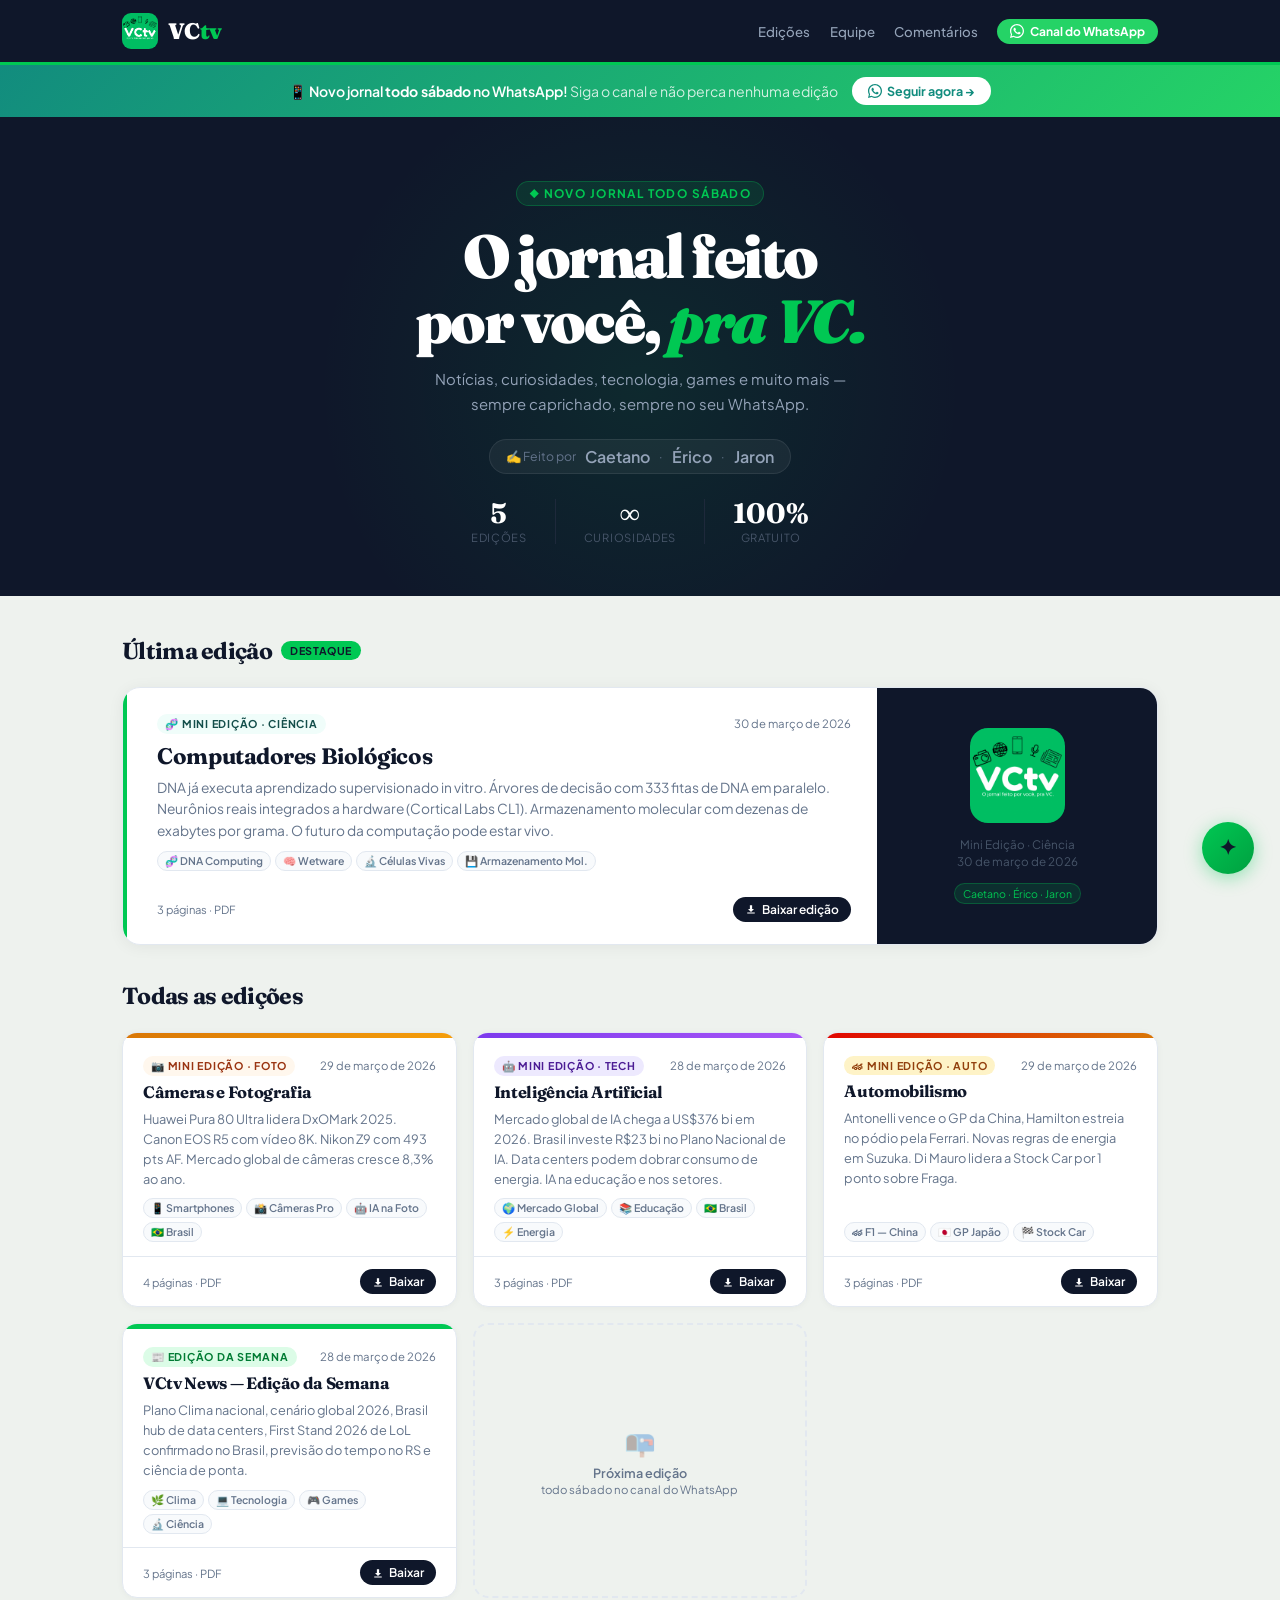
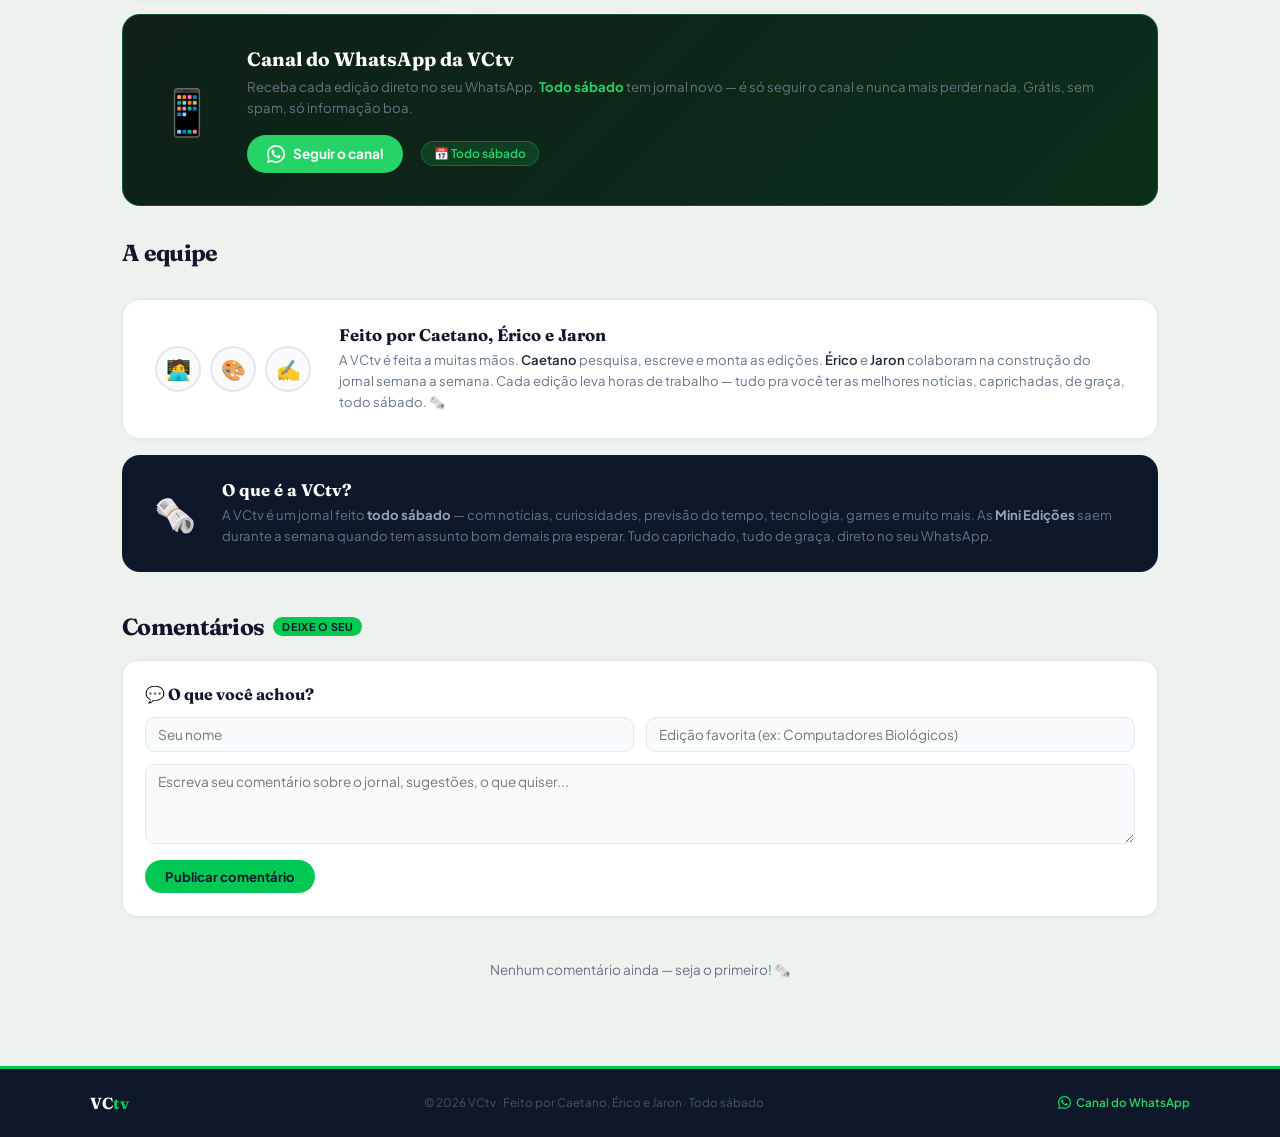
<file: index (2).html>
<!DOCTYPE html>
<html lang="pt-BR">
<head>
  <meta charset="UTF-8" />
  <meta name="viewport" content="width=device-width, initial-scale=1.0" />
  <title>VCtv — O jornal feito por você, pra VC.</title>
  <link rel="preconnect" href="https://fonts.googleapis.com" />
  <link rel="preconnect" href="https://fonts.gstatic.com" crossorigin />
  <link href="https://fonts.googleapis.com/css2?family=Fraunces:ital,opsz,wght@0,9..144,700;0,9..144,900;1,9..144,400&family=Plus+Jakarta+Sans:wght@400;500;600;700&display=swap" rel="stylesheet" />

  <style>
    *, *::before, *::after { box-sizing: border-box; margin: 0; padding: 0; }

    :root {
      --green:   #00C853;
      --dgreen:  #007B33;
      --navy:    #0F172A;
      --slate:   #1E293B;
      --muted:   #64748B;
      --line:    #E2E8F0;
      --card:    #F8FAFC;
      --white:   #FFFFFF;
      --red:     #DC2626;
      --amber:   #D97706;
      --violet:  #7C3AED;
      --teal:    #0D9488;
      --blue:    #3B82F6;
      --wa:      #25D366;
      --bg:      #EEF2EE;
    }

    html { scroll-behavior: smooth; }
    body { font-family: 'Plus Jakarta Sans', sans-serif; background: var(--bg); color: var(--slate); min-height: 100vh; }

    /* ─── HEADER ─────────────────────────────── */
    header { background: var(--navy); position: sticky; top: 0; z-index: 100; border-bottom: 3px solid var(--green); }
    .header-inner { max-width: 1100px; margin: 0 auto; padding: 0 2rem; height: 62px; display: flex; align-items: center; justify-content: space-between; }
    .logo-wrap { display: flex; align-items: center; gap: 10px; text-decoration: none; }
    .logo-wrap img { width: 36px; height: 36px; border-radius: 9px; display: block; }
    .logo-text { font-family: 'Fraunces', serif; font-weight: 900; font-size: 1.4rem; color: var(--white); letter-spacing: -0.03em; }
    .logo-text span { color: var(--green); }
    nav { display: flex; gap: 1.2rem; align-items: center; }
    nav a { color: #94A3B8; text-decoration: none; font-size: .83rem; font-weight: 500; transition: color .2s; }
    nav a:hover { color: var(--white); }
    .nav-wa { display: flex; align-items: center; gap: 6px; background: var(--wa); color: var(--white); font-size: .75rem; font-weight: 700; padding: 5px 13px; border-radius: 20px; text-decoration: none; transition: opacity .2s; white-space: nowrap; }
    .nav-wa:hover { opacity: .85; color: var(--white); }
    .nav-wa svg { width: 14px; height: 14px; fill: var(--white); flex-shrink: 0; }

    /* ─── WA BANNER ──────────────────────────── */
    .wa-banner {
      background: linear-gradient(135deg, #128C7E, var(--wa));
      padding: .75rem 2rem; text-align: center;
      display: flex; align-items: center; justify-content: center; gap: 14px; flex-wrap: wrap;
    }
    .wa-banner-text { color: var(--white); font-size: .88rem; font-weight: 600; }
    .wa-banner-text span { opacity: .8; font-weight: 400; }
    .wa-banner-btn {
      background: var(--white); color: #128C7E; font-size: .78rem; font-weight: 700;
      padding: 6px 16px; border-radius: 20px; text-decoration: none; transition: transform .15s;
      display: inline-flex; align-items: center; gap: 5px;
    }
    .wa-banner-btn:hover { transform: scale(1.04); }
    .wa-banner-btn svg { width: 14px; height: 14px; fill: #128C7E; }

    /* ─── HERO ───────────────────────────────── */
    .hero { background: var(--navy); padding: 4rem 2rem 3.2rem; text-align: center; position: relative; overflow: hidden; }
    .hero::before { content: ''; position: absolute; top: -80px; left: 50%; transform: translateX(-50%); width: 700px; height: 700px; background: radial-gradient(circle, rgba(0,200,83,.10) 0%, transparent 65%); pointer-events: none; }
    .hero-eyebrow { display: inline-block; background: rgba(0,200,83,.13); color: var(--green); font-size: .74rem; font-weight: 700; letter-spacing: .12em; text-transform: uppercase; padding: 4px 12px; border-radius: 20px; margin-bottom: 1.1rem; border: 1px solid rgba(0,200,83,.28); animation: fadeUp .5s ease both; }
    .hero h1 { font-family: 'Fraunces', serif; font-weight: 900; font-size: clamp(2.3rem, 5vw, 3.8rem); color: var(--white); line-height: 1.07; letter-spacing: -0.04em; margin-bottom: .85rem; animation: fadeUp .5s .08s ease both; }
    .hero h1 em { font-style: italic; color: var(--green); }
    .hero-sub { color: #94A3B8; font-size: .93rem; max-width: 420px; margin: 0 auto 1.4rem; line-height: 1.65; animation: fadeUp .5s .15s ease both; }
    .hero-team { display: inline-flex; align-items: center; gap: 9px; background: rgba(255,255,255,.05); border: 1px solid rgba(255,255,255,.08); border-radius: 30px; padding: 6px 16px; margin-bottom: 1.6rem; animation: fadeUp .5s .2s ease both; }
    .hero-team span { font-size: .77rem; color: #64748B; }
    .hero-team b { color: #94A3B8; font-weight: 600; }
    .hero-stats { display: flex; gap: 1.75rem; justify-content: center; flex-wrap: wrap; animation: fadeUp .5s .25s ease both; }
    .stat { text-align: center; }
    .stat-val { font-family: 'Fraunces', serif; font-weight: 700; font-size: 1.75rem; color: var(--white); line-height: 1; }
    .stat-lbl { font-size: .7rem; color: #475569; margin-top: 3px; text-transform: uppercase; letter-spacing: .06em; }
    .stat-sep { width: 1px; background: #1E293B; align-self: stretch; }

    /* ─── MAIN ───────────────────────────────── */
    main { max-width: 1100px; margin: 0 auto; padding: 2.5rem 2rem 4rem; }

    .section-label { display: flex; align-items: center; gap: 9px; margin-bottom: 1.4rem; }
    .section-label h2 { font-family: 'Fraunces', serif; font-size: 1.45rem; font-weight: 700; color: var(--navy); letter-spacing: -.03em; }
    .pill { background: var(--green); color: var(--navy); font-size: .67rem; font-weight: 700; padding: 3px 9px; border-radius: 20px; text-transform: uppercase; letter-spacing: .06em; }

    /* ─── FEATURED ───────────────────────────── */
    .featured {
      background: var(--white); border-radius: 18px; overflow: hidden;
      box-shadow: 0 2px 16px rgba(0,0,0,.06); margin-bottom: 1.1rem;
      display: grid; grid-template-columns: 1fr 280px; min-height: 230px;
      transition: transform .25s, box-shadow .25s; border: 1px solid var(--line);
      animation: fadeUp .5s .1s ease both;
    }
    .featured:hover { transform: translateY(-3px); box-shadow: 0 8px 28px rgba(0,0,0,.10); }
    .featured-body { padding: 1.6rem 1.6rem 1.4rem 1.9rem; display: flex; flex-direction: column; justify-content: space-between; border-left: 4px solid var(--green); }
    .featured-panel { background: var(--navy); display: flex; flex-direction: column; align-items: center; justify-content: center; padding: 1.6rem; gap: .8rem; }
    .fp-sub { font-size: .73rem; color: #475569; text-align: center; max-width: 170px; line-height: 1.5; }

    /* ─── GRID ───────────────────────────────── */
    .editions-grid { display: grid; grid-template-columns: repeat(auto-fill, minmax(280px, 1fr)); gap: 1rem; }

    /* ─── CARD ───────────────────────────────── */
    .edition-card { background: var(--white); border-radius: 15px; border: 1px solid var(--line); overflow: hidden; transition: transform .25s, box-shadow .25s; display: flex; flex-direction: column; box-shadow: 0 1px 7px rgba(0,0,0,.04); }
    .edition-card:hover { transform: translateY(-4px); box-shadow: 0 8px 24px rgba(0,0,0,.10); }
    .card-accent { height: 5px; width: 100%; }
    .card-body { padding: 1.1rem 1.25rem .85rem; flex: 1; display: flex; flex-direction: column; gap: .42rem; }
    .card-top { display: flex; align-items: center; justify-content: space-between; }
    .card-badge { font-size: .67rem; font-weight: 700; letter-spacing: .07em; text-transform: uppercase; padding: 3px 8px; border-radius: 20px; }
    .badge-weekly { background: #DCFCE7; color: var(--dgreen); }
    .badge-auto   { background: #FEF3C7; color: #92400E; }
    .badge-tech   { background: #EDE9FE; color: #4C1D95; }
    .badge-sci    { background: #F0FDFA; color: #134E4A; }
    .badge-foto   { background: #FFF7ED; color: #9A3412; }
    .card-date { font-size: .71rem; color: var(--muted); }
    .card-title { font-family: 'Fraunces', serif; font-weight: 700; font-size: 1.03rem; color: var(--navy); letter-spacing: -.02em; line-height: 1.3; }
    .card-desc { font-size: .8rem; color: var(--muted); line-height: 1.55; flex: 1; }
    .card-topics { display: flex; flex-wrap: wrap; gap: 4px; margin-top: 2px; }
    .topic-tag { font-size: .66rem; font-weight: 600; padding: 2px 7px; border-radius: 20px; background: var(--card); color: var(--muted); border: 1px solid var(--line); }
    .card-footer { padding: .75rem 1.25rem; border-top: 1px solid var(--line); display: flex; align-items: center; justify-content: space-between; }
    .card-pages { font-size: .7rem; color: var(--muted); }
    .btn-ver { display: inline-flex; align-items: center; gap: 5px; background: var(--navy); color: var(--white); font-size: .75rem; font-weight: 600; padding: 5px 12px; border-radius: 20px; text-decoration: none; border: none; cursor: pointer; transition: background .2s, transform .15s; }
    .btn-ver:hover { background: var(--green); color: var(--navy); transform: scale(1.04); }
    .btn-ver svg { width: 12px; height: 12px; }
    .featured .card-title { font-size: 1.4rem; margin: .3rem 0; }
    .featured .card-desc  { font-size: .86rem; }

    .card-soon { background: transparent; border: 2px dashed var(--line); border-radius: 15px; min-height: 180px; display: flex; flex-direction: column; align-items: center; justify-content: center; gap: 7px; color: var(--muted); padding: 1.5rem; }
    .card-soon-icon { font-size: 1.6rem; opacity: .35; }
    .card-soon-text { font-size: .79rem; font-weight: 600; text-align: center; }

    /* ─── TEAM STRIP ─────────────────────────── */
    .team-strip { background: var(--white); border-radius: 18px; border: 1px solid var(--line); padding: 1.6rem 2rem; margin-top: 2rem; display: flex; align-items: center; gap: 1.75rem; box-shadow: 0 1px 7px rgba(0,0,0,.04); }
    .team-avatars { display: flex; gap: 9px; flex-shrink: 0; }
    .avatar { width: 46px; height: 46px; border-radius: 50%; display: flex; align-items: center; justify-content: center; font-size: 1.25rem; background: var(--card); border: 2px solid var(--line); }
    .team-text h3 { font-family: 'Fraunces', serif; font-size: 1.05rem; font-weight: 700; color: var(--navy); margin-bottom: 4px; }
    .team-text p { font-size: .82rem; color: var(--muted); line-height: 1.6; }
    .team-text b { color: var(--slate); font-weight: 600; }

    /* ─── ABOUT STRIP ────────────────────────── */
    .about-strip { background: var(--navy); border-radius: 18px; padding: 1.6rem 2rem; margin-top: 1rem; display: flex; align-items: center; gap: 1.6rem; }
    .about-icon { font-size: 2.1rem; flex-shrink: 0; }
    .about-text h3 { font-family: 'Fraunces', serif; font-size: 1.05rem; font-weight: 700; color: var(--white); margin-bottom: 4px; }
    .about-text p { font-size: .82rem; color: #64748B; line-height: 1.6; }
    .about-text b { color: #94A3B8; }

    /* ─── WA SECTION ─────────────────────────── */
    .wa-section {
      background: linear-gradient(135deg, #0F2017, #0A2E1A);
      border-radius: 18px; padding: 2rem 2.25rem; margin-top: 1rem;
      display: flex; align-items: center; gap: 2rem;
      border: 1px solid rgba(37,211,102,.25);
    }
    .wa-icon { font-size: 2.8rem; flex-shrink: 0; }
    .wa-text h3 { font-family: 'Fraunces', serif; font-size: 1.2rem; font-weight: 700; color: var(--white); margin-bottom: 5px; }
    .wa-text p { font-size: .83rem; color: #6B7280; line-height: 1.6; margin-bottom: 1rem; }
    .wa-text p b { color: var(--wa); }
    .btn-wa { display: inline-flex; align-items: center; gap: 8px; background: var(--wa); color: var(--white); font-size: .85rem; font-weight: 700; padding: 10px 20px; border-radius: 25px; text-decoration: none; transition: transform .15s, opacity .2s; }
    .btn-wa:hover { transform: scale(1.04); opacity: .92; }
    .btn-wa svg { width: 18px; height: 18px; fill: var(--white); }
    .wa-schedule { display: inline-flex; align-items: center; gap: 6px; background: rgba(37,211,102,.15); border: 1px solid rgba(37,211,102,.3); border-radius: 20px; padding: 4px 12px; font-size: .75rem; color: var(--wa); font-weight: 600; margin-left: 10px; }

    /* ─── COMMENTS ───────────────────────────── */
    .comments-section { margin-top: 2.5rem; }
    .comments-section .section-label { margin-bottom: 1.2rem; }
    .comment-form { background: var(--white); border-radius: 15px; border: 1px solid var(--line); padding: 1.4rem; margin-bottom: 1.25rem; box-shadow: 0 1px 7px rgba(0,0,0,.04); }
    .comment-form h4 { font-family: 'Fraunces', serif; font-size: 1rem; font-weight: 700; color: var(--navy); margin-bottom: .85rem; }
    .form-row { display: flex; gap: .75rem; margin-bottom: .75rem; }
    .form-row input, .comment-form textarea {
      width: 100%; border: 1.5px solid var(--line); border-radius: 10px;
      padding: .5rem .75rem; font-size: .85rem; font-family: inherit;
      outline: none; background: var(--card); transition: border-color .2s; color: var(--slate);
    }
    .form-row input:focus, .comment-form textarea:focus { border-color: var(--green); }
    .comment-form textarea { resize: vertical; min-height: 80px; width: 100%; margin-bottom: .75rem; }
    .btn-comment { background: var(--green); color: var(--navy); border: none; border-radius: 20px; padding: 8px 20px; font-size: .82rem; font-weight: 700; cursor: pointer; transition: transform .15s, opacity .2s; font-family: inherit; }
    .btn-comment:hover { transform: scale(1.03); opacity: .9; }
    .comments-list { display: flex; flex-direction: column; gap: .85rem; }
    .comment-item { background: var(--white); border-radius: 13px; border: 1px solid var(--line); padding: 1rem 1.2rem; box-shadow: 0 1px 5px rgba(0,0,0,.03); }
    .comment-header { display: flex; align-items: center; gap: 9px; margin-bottom: .4rem; }
    .comment-avatar { width: 30px; height: 30px; border-radius: 50%; background: linear-gradient(135deg, var(--green), var(--teal)); display: flex; align-items: center; justify-content: center; font-size: .85rem; color: var(--white); font-weight: 700; flex-shrink: 0; }
    .comment-name { font-weight: 700; font-size: .85rem; color: var(--navy); }
    .comment-date { font-size: .7rem; color: var(--muted); margin-left: auto; }
    .comment-text { font-size: .84rem; color: var(--slate); line-height: 1.55; }
    .no-comments { text-align: center; padding: 1.5rem; color: var(--muted); font-size: .85rem; }

    /* ─── AI CHAT ────────────────────────────── */
    #ai-btn {
      position: fixed; bottom: 26px; right: 26px; z-index: 200;
      width: 52px; height: 52px; border-radius: 50%;
      background: linear-gradient(135deg, var(--green), #00A040);
      border: none; cursor: pointer; display: flex; align-items: center; justify-content: center;
      box-shadow: 0 4px 18px rgba(0,200,83,.38); transition: transform .2s, box-shadow .2s;
      font-size: 1.3rem; color: var(--navy); font-weight: 700;
    }
    #ai-btn:hover { transform: scale(1.1); box-shadow: 0 6px 26px rgba(0,200,83,.48); }
    #ai-btn.open { background: var(--navy); color: var(--white); box-shadow: 0 4px 18px rgba(0,0,0,.28); }

    #ai-panel {
      position: fixed; bottom: 90px; right: 26px; z-index: 200;
      width: 340px; max-height: 500px;
      background: var(--white); border-radius: 20px;
      box-shadow: 0 12px 45px rgba(0,0,0,.17); border: 1px solid var(--line);
      display: none; flex-direction: column; overflow: hidden;
    }
    #ai-panel.open { display: flex; animation: fadeUp .22s ease; }
    .ai-header { background: var(--navy); padding: .85rem 1.1rem; display: flex; align-items: center; gap: 9px; }
    .ai-header-icon { width: 29px; height: 29px; border-radius: 7px; background: var(--green); display: flex; align-items: center; justify-content: center; font-size: .9rem; flex-shrink: 0; }
    .ai-header-text h4 { font-size: .86rem; font-weight: 700; color: var(--white); }
    .ai-header-text p  { font-size: .68rem; color: #64748B; }
    .ai-header-badge { margin-left: auto; background: rgba(0,200,83,.18); color: var(--green); font-size: .63rem; font-weight: 700; padding: 2px 7px; border-radius: 20px; letter-spacing: .05em; }
    .ai-close { background: none; border: none; cursor: pointer; color: #475569; font-size: .95rem; transition: color .2s; margin-left: 6px; }
    .ai-close:hover { color: var(--white); }
    .ai-messages { flex: 1; overflow-y: auto; padding: .85rem; display: flex; flex-direction: column; gap: .6rem; scroll-behavior: smooth; }
    .ai-messages::-webkit-scrollbar { width: 4px; }
    .ai-messages::-webkit-scrollbar-thumb { background: var(--line); border-radius: 4px; }
    .msg { max-width: 88%; padding: .52rem .82rem; border-radius: 13px; font-size: .81rem; line-height: 1.5; }
    .msg.bot  { background: var(--card); color: var(--slate); border-bottom-left-radius: 3px; align-self: flex-start; }
    .msg.user { background: var(--navy); color: var(--white); border-bottom-right-radius: 3px; align-self: flex-end; }
    .msg.typing { color: var(--muted); font-style: italic; }
    .ai-input-area { padding: .65rem .85rem; border-top: 1px solid var(--line); display: flex; gap: 7px; align-items: flex-end; }
    #ai-input { flex: 1; border: 1.5px solid var(--line); border-radius: 10px; padding: .46rem .68rem; font-size: .81rem; font-family: inherit; resize: none; outline: none; background: var(--card); transition: border-color .2s; max-height: 85px; }
    #ai-input:focus { border-color: var(--green); }
    #ai-send { width: 33px; height: 33px; border-radius: 8px; flex-shrink: 0; background: var(--green); border: none; cursor: pointer; display: flex; align-items: center; justify-content: center; transition: background .2s, transform .15s; }
    #ai-send:hover { background: var(--dgreen); transform: scale(1.05); }
    #ai-send svg { width: 14px; height: 14px; fill: var(--navy); }
    #ai-send:disabled { background: var(--line); cursor: not-allowed; transform: none; }

    /* ─── FOOTER ─────────────────────────────── */
    footer { background: var(--navy); border-top: 3px solid var(--green); padding: 1.5rem 2rem; }
    .footer-inner { max-width: 1100px; margin: 0 auto; display: flex; align-items: center; justify-content: space-between; gap: 1rem; flex-wrap: wrap; }
    .footer-brand { font-family: 'Fraunces', serif; font-size: 1rem; font-weight: 700; color: var(--white); }
    .footer-brand span { color: var(--green); }
    .footer-copy { font-size: .73rem; color: #475569; text-align: center; }
    .footer-tagline { font-size: .73rem; color: #475569; font-style: italic; }
    .footer-wa { display: flex; align-items: center; gap: 5px; color: var(--wa); font-size: .73rem; font-weight: 600; text-decoration: none; }
    .footer-wa svg { width: 13px; height: 13px; fill: var(--wa); }

    /* ─── ANIMATIONS ─────────────────────────── */
    @keyframes fadeUp { from { opacity: 0; transform: translateY(16px); } to { opacity: 1; transform: translateY(0); } }

    /* ─── RESPONSIVE ─────────────────────────── */
    @media (max-width: 700px) {
      .featured { grid-template-columns: 1fr; }
      .featured-panel { display: none; }
      .featured-body { border-left: none; border-top: 4px solid var(--green); }
      .hero h1 { font-size: 2rem; }
      .about-strip, .team-strip, .wa-section { flex-direction: column; text-align: center; }
      .team-avatars { justify-content: center; }
      .footer-inner { flex-direction: column; text-align: center; }
      nav a:not(.nav-wa) { display: none; }
      #ai-panel { width: calc(100vw - 36px); right: 18px; }
      .form-row { flex-direction: column; }
      .wa-schedule { margin-left: 0; margin-top: 8px; }
    }
  </style>
</head>
<body>

<!-- ─── HEADER ─── -->
<header>
  <div class="header-inner">
    <a class="logo-wrap" href="#">
      <img src="logo_rounded.png" alt="VCtv" />
      <span class="logo-text">VC<span>tv</span></span>
    </a>
    <nav>
      <a href="#edicoes">Edições</a>
      <a href="#equipe">Equipe</a>
      <a href="#comentarios">Comentários</a>
      <a class="nav-wa" href="https://whatsapp.com/channel/0029VbCaofNGk1FuHSPhca17" target="_blank" rel="noopener">
        <svg viewBox="0 0 24 24"><path d="M17.472 14.382c-.297-.149-1.758-.867-2.03-.967-.273-.099-.471-.148-.67.15-.197.297-.767.966-.94 1.164-.173.199-.347.223-.644.075-.297-.15-1.255-.463-2.39-1.475-.883-.788-1.48-1.761-1.653-2.059-.173-.297-.018-.458.13-.606.134-.133.298-.347.446-.52.149-.174.198-.298.298-.497.099-.198.05-.371-.025-.52-.075-.149-.669-1.612-.916-2.207-.242-.579-.487-.5-.669-.51-.173-.008-.371-.01-.57-.01-.198 0-.52.074-.792.372-.272.297-1.04 1.016-1.04 2.479 0 1.462 1.065 2.875 1.213 3.074.149.198 2.096 3.2 5.077 4.487.709.306 1.262.489 1.694.625.712.227 1.36.195 1.871.118.571-.085 1.758-.719 2.006-1.413.248-.694.248-1.289.173-1.413-.074-.124-.272-.198-.57-.347z"/><path d="M12 0C5.373 0 0 5.373 0 12c0 2.126.558 4.124 1.534 5.856L0 24l6.335-1.56A11.945 11.945 0 0012 24c6.627 0 12-5.373 12-12S18.627 0 12 0zm0 21.818c-1.9 0-3.662-.512-5.176-1.402l-.371-.22-3.762.927.975-3.649-.241-.386A9.808 9.808 0 012.182 12C2.182 6.57 6.57 2.182 12 2.182S21.818 6.57 21.818 12 17.43 21.818 12 21.818z"/></svg>
        Canal do WhatsApp
      </a>
    </nav>
  </div>
</header>

<!-- ─── WA BANNER ─── -->
<div class="wa-banner">
  <div class="wa-banner-text">
    📱 Novo jornal <b>todo sábado</b> no WhatsApp! <span>Siga o canal e não perca nenhuma edição</span>
  </div>
  <a class="wa-banner-btn" href="https://whatsapp.com/channel/0029VbCaofNGk1FuHSPhca17" target="_blank" rel="noopener">
    <svg viewBox="0 0 24 24"><path d="M17.472 14.382c-.297-.149-1.758-.867-2.03-.967-.273-.099-.471-.148-.67.15-.197.297-.767.966-.94 1.164-.173.199-.347.223-.644.075-.297-.15-1.255-.463-2.39-1.475-.883-.788-1.48-1.761-1.653-2.059-.173-.297-.018-.458.13-.606.134-.133.298-.347.446-.52.149-.174.198-.298.298-.497.099-.198.05-.371-.025-.52-.075-.149-.669-1.612-.916-2.207-.242-.579-.487-.5-.669-.51-.173-.008-.371-.01-.57-.01-.198 0-.52.074-.792.372-.272.297-1.04 1.016-1.04 2.479 0 1.462 1.065 2.875 1.213 3.074.149.198 2.096 3.2 5.077 4.487.709.306 1.262.489 1.694.625.712.227 1.36.195 1.871.118.571-.085 1.758-.719 2.006-1.413.248-.694.248-1.289.173-1.413-.074-.124-.272-.198-.57-.347z"/><path d="M12 0C5.373 0 0 5.373 0 12c0 2.126.558 4.124 1.534 5.856L0 24l6.335-1.56A11.945 11.945 0 0012 24c6.627 0 12-5.373 12-12S18.627 0 12 0zm0 21.818c-1.9 0-3.662-.512-5.176-1.402l-.371-.22-3.762.927.975-3.649-.241-.386A9.808 9.808 0 012.182 12C2.182 6.57 6.57 2.182 12 2.182S21.818 6.57 21.818 12 17.43 21.818 12 21.818z"/></svg>
    Seguir agora →
  </a>
</div>

<!-- ─── HERO ─── -->
<section class="hero">
  <div class="hero-eyebrow">◆ Novo jornal todo sábado</div>
  <h1>O jornal feito<br/>por você, <em>pra VC.</em></h1>
  <p class="hero-sub">Notícias, curiosidades, tecnologia, games e muito mais — sempre caprichado, sempre no seu WhatsApp.</p>
  <div class="hero-team">
    <span>✍️ Feito por</span>
    <b>Caetano</b> <span>·</span> <b>Érico</b> <span>·</span> <b>Jaron</b>
  </div>
  <div class="hero-stats">
    <div class="stat"><div class="stat-val">5</div><div class="stat-lbl">Edições</div></div>
    <div class="stat-sep"></div>
    <div class="stat"><div class="stat-val">∞</div><div class="stat-lbl">Curiosidades</div></div>
    <div class="stat-sep"></div>
    <div class="stat"><div class="stat-val">100%</div><div class="stat-lbl">Gratuito</div></div>
  </div>
</section>

<!-- ─── MAIN ─── -->
<main>

  <!-- Última edição destaque -->
  <div class="section-label" id="edicoes">
    <h2>Última edição</h2>
    <span class="pill">Destaque</span>
  </div>

  <div class="featured">
    <div class="featured-body">
      <div>
        <div class="card-top" style="margin-bottom:.5rem">
          <span class="card-badge badge-sci">🧬 Mini Edição · Ciência</span>
          <span class="card-date">30 de março de 2026</span>
        </div>
        <div class="card-title">Computadores Biológicos</div>
        <p class="card-desc" style="margin-top:.4rem">
          DNA já executa aprendizado supervisionado in vitro. Árvores de decisão com 333 fitas de DNA em paralelo.
          Neurônios reais integrados a hardware (Cortical Labs CL1). Armazenamento molecular com dezenas de exabytes
          por grama. O futuro da computação pode estar vivo.
        </p>
        <div class="card-topics" style="margin-top:.6rem">
          <span class="topic-tag">🧬 DNA Computing</span>
          <span class="topic-tag">🧠 Wetware</span>
          <span class="topic-tag">🔬 Células Vivas</span>
          <span class="topic-tag">💾 Armazenamento Mol.</span>
        </div>
      </div>
      <div class="card-footer" style="border:none;padding:.9rem 0 0;margin-top:.75rem">
        <span class="card-pages">3 páginas · PDF</span>
        <a class="btn-ver" href="Mini_edicao_computadores_biologicos.pdf" download>
          <svg viewBox="0 0 16 16" fill="currentColor"><path d="M8 12l-4-4h2.5V3h3v5H12L8 12zm-5 2h10v-1.5H3V14z"/></svg>
          Baixar edição
        </a>
      </div>
    </div>
    <div class="featured-panel">
      <img src="logo_rounded.png" alt="VCtv" style="width:95px;height:95px;border-radius:18px;" />
      <p class="fp-sub">Mini Edição · Ciência<br/>30 de março de 2026</p>
      <div style="display:flex;gap:5px;flex-wrap:wrap;justify-content:center">
        <span style="font-size:.66rem;background:rgba(0,200,83,.14);color:var(--green);padding:3px 8px;border-radius:20px;border:1px solid rgba(0,200,83,.28)">Caetano · Érico · Jaron</span>
      </div>
    </div>
  </div>

  <!-- Todas as edições -->
  <div class="section-label" style="margin-top:2.2rem">
    <h2>Todas as edições</h2>
  </div>

  <div class="editions-grid">

    <!-- Câmeras -->
    <div class="edition-card" style="animation:fadeUp .5s .12s ease both">
      <div class="card-accent" style="background:linear-gradient(90deg,#D97706,#F59E0B)"></div>
      <div class="card-body">
        <div class="card-top">
          <span class="card-badge badge-foto">📷 Mini Edição · Foto</span>
          <span class="card-date">29 de março de 2026</span>
        </div>
        <div class="card-title">Câmeras e Fotografia</div>
        <p class="card-desc">Huawei Pura 80 Ultra lidera DxOMark 2025. Canon EOS R5 com vídeo 8K. Nikon Z9 com 493 pts AF. Mercado global de câmeras cresce 8,3% ao ano.</p>
        <div class="card-topics">
          <span class="topic-tag">📱 Smartphones</span>
          <span class="topic-tag">📸 Câmeras Pro</span>
          <span class="topic-tag">🤖 IA na Foto</span>
          <span class="topic-tag">🇧🇷 Brasil</span>
        </div>
      </div>
      <div class="card-footer">
        <span class="card-pages">4 páginas · PDF</span>
        <a class="btn-ver" href="Vctv_mini_edicao_2_-_ca_meras_.pdf" download>
          <svg viewBox="0 0 16 16" fill="currentColor"><path d="M8 12l-4-4h2.5V3h3v5H12L8 12zm-5 2h10v-1.5H3V14z"/></svg>
          Baixar
        </a>
      </div>
    </div>

    <!-- IA -->
    <div class="edition-card" style="animation:fadeUp .5s .19s ease both">
      <div class="card-accent" style="background:linear-gradient(90deg,#7C3AED,#A855F7)"></div>
      <div class="card-body">
        <div class="card-top">
          <span class="card-badge badge-tech">🤖 Mini Edição · Tech</span>
          <span class="card-date">28 de março de 2026</span>
        </div>
        <div class="card-title">Inteligência Artificial</div>
        <p class="card-desc">Mercado global de IA chega a US$376 bi em 2026. Brasil investe R$23 bi no Plano Nacional de IA. Data centers podem dobrar consumo de energia. IA na educação e nos setores.</p>
        <div class="card-topics">
          <span class="topic-tag">🌍 Mercado Global</span>
          <span class="topic-tag">📚 Educação</span>
          <span class="topic-tag">🇧🇷 Brasil</span>
          <span class="topic-tag">⚡ Energia</span>
        </div>
      </div>
      <div class="card-footer">
        <span class="card-pages">3 páginas · PDF</span>
        <a class="btn-ver" href="Vctv_mini_1_-_AI__1_.pdf" download>
          <svg viewBox="0 0 16 16" fill="currentColor"><path d="M8 12l-4-4h2.5V3h3v5H12L8 12zm-5 2h10v-1.5H3V14z"/></svg>
          Baixar
        </a>
      </div>
    </div>

    <!-- Automobilismo -->
    <div class="edition-card" style="animation:fadeUp .5s .26s ease both">
      <div class="card-accent" style="background:linear-gradient(90deg,#E10600,#D97706)"></div>
      <div class="card-body">
        <div class="card-top">
          <span class="card-badge badge-auto">🏎 Mini Edição · Auto</span>
          <span class="card-date">29 de março de 2026</span>
        </div>
        <div class="card-title">Automobilismo</div>
        <p class="card-desc">Antonelli vence o GP da China, Hamilton estreia no pódio pela Ferrari. Novas regras de energia em Suzuka. Di Mauro lidera a Stock Car por 1 ponto sobre Fraga.</p>
        <div class="card-topics">
          <span class="topic-tag">🏎 F1 — China</span>
          <span class="topic-tag">🇯🇵 GP Japão</span>
          <span class="topic-tag">🏁 Stock Car</span>
        </div>
      </div>
      <div class="card-footer">
        <span class="card-pages">3 páginas · PDF</span>
        <a class="btn-ver" href="VCtv_MiniEdicao_Auto_29mar2026.pdf" download>
          <svg viewBox="0 0 16 16" fill="currentColor"><path d="M8 12l-4-4h2.5V3h3v5H12L8 12zm-5 2h10v-1.5H3V14z"/></svg>
          Baixar
        </a>
      </div>
    </div>

    <!-- Edição da Semana -->
    <div class="edition-card" style="animation:fadeUp .5s .33s ease both">
      <div class="card-accent" style="background:var(--green)"></div>
      <div class="card-body">
        <div class="card-top">
          <span class="card-badge badge-weekly">📰 Edição da Semana</span>
          <span class="card-date">28 de março de 2026</span>
        </div>
        <div class="card-title">VCtv News — Edição da Semana</div>
        <p class="card-desc">Plano Clima nacional, cenário global 2026, Brasil hub de data centers, First Stand 2026 de LoL confirmado no Brasil, previsão do tempo no RS e ciência de ponta.</p>
        <div class="card-topics">
          <span class="topic-tag">🌿 Clima</span>
          <span class="topic-tag">💻 Tecnologia</span>
          <span class="topic-tag">🎮 Games</span>
          <span class="topic-tag">🔬 Ciência</span>
        </div>
      </div>
      <div class="card-footer">
        <span class="card-pages">3 páginas · PDF</span>
        <a class="btn-ver" href="VCtv_News_28mar2026_final.pdf" download>
          <svg viewBox="0 0 16 16" fill="currentColor"><path d="M8 12l-4-4h2.5V3h3v5H12L8 12zm-5 2h10v-1.5H3V14z"/></svg>
          Baixar
        </a>
      </div>
    </div>

    <!-- Em breve -->
    <div class="card-soon">
      <div class="card-soon-icon">📭</div>
      <div class="card-soon-text">Próxima edição<br/><span style="font-weight:400;font-size:.71rem">todo sábado no canal do WhatsApp</span></div>
    </div>

  </div>

  <!-- WhatsApp section -->
  <div class="wa-section" id="canal">
    <div class="wa-icon">📱</div>
    <div class="wa-text">
      <h3>Canal do WhatsApp da VCtv</h3>
      <p>Receba cada edição direto no seu WhatsApp. <b>Todo sábado</b> tem jornal novo — é só seguir o canal e nunca mais perder nada. Grátis, sem spam, só informação boa.</p>
      <div style="display:flex;align-items:center;flex-wrap:wrap;gap:8px">
        <a class="btn-wa" href="https://whatsapp.com/channel/0029VbCaofNGk1FuHSPhca17" target="_blank" rel="noopener">
          <svg viewBox="0 0 24 24"><path d="M17.472 14.382c-.297-.149-1.758-.867-2.03-.967-.273-.099-.471-.148-.67.15-.197.297-.767.966-.94 1.164-.173.199-.347.223-.644.075-.297-.15-1.255-.463-2.39-1.475-.883-.788-1.48-1.761-1.653-2.059-.173-.297-.018-.458.13-.606.134-.133.298-.347.446-.52.149-.174.198-.298.298-.497.099-.198.05-.371-.025-.52-.075-.149-.669-1.612-.916-2.207-.242-.579-.487-.5-.669-.51-.173-.008-.371-.01-.57-.01-.198 0-.52.074-.792.372-.272.297-1.04 1.016-1.04 2.479 0 1.462 1.065 2.875 1.213 3.074.149.198 2.096 3.2 5.077 4.487.709.306 1.262.489 1.694.625.712.227 1.36.195 1.871.118.571-.085 1.758-.719 2.006-1.413.248-.694.248-1.289.173-1.413-.074-.124-.272-.198-.57-.347z"/><path d="M12 0C5.373 0 0 5.373 0 12c0 2.126.558 4.124 1.534 5.856L0 24l6.335-1.56A11.945 11.945 0 0012 24c6.627 0 12-5.373 12-12S18.627 0 12 0zm0 21.818c-1.9 0-3.662-.512-5.176-1.402l-.371-.22-3.762.927.975-3.649-.241-.386A9.808 9.808 0 012.182 12C2.182 6.57 6.57 2.182 12 2.182S21.818 6.57 21.818 12 17.43 21.818 12 21.818z"/></svg>
          Seguir o canal
        </a>
        <span class="wa-schedule">📅 Todo sábado</span>
      </div>
    </div>
  </div>

  <!-- Equipe -->
  <div class="section-label" style="margin-top:2rem" id="equipe">
    <h2>A equipe</h2>
  </div>
  <div class="team-strip">
    <div class="team-avatars">
      <div class="avatar">🧑‍💻</div>
      <div class="avatar">🎨</div>
      <div class="avatar">✍️</div>
    </div>
    <div class="team-text">
      <h3>Feito por Caetano, Érico e Jaron</h3>
      <p>A VCtv é feita a muitas mãos. <b>Caetano</b> pesquisa, escreve e monta as edições. <b>Érico</b> e <b>Jaron</b> colaboram na construção do jornal semana a semana. Cada edição leva horas de trabalho — tudo pra você ter as melhores notícias, caprichadas, de graça, todo sábado. 🗞️</p>
    </div>
  </div>

  <div class="about-strip" id="sobre">
    <div class="about-icon">🗞️</div>
    <div class="about-text">
      <h3>O que é a VCtv?</h3>
      <p>A VCtv é um jornal feito <b>todo sábado</b> — com notícias, curiosidades, previsão do tempo, tecnologia, games e muito mais. As <b>Mini Edições</b> saem durante a semana quando tem assunto bom demais pra esperar. Tudo caprichado, tudo de graça, direto no seu WhatsApp.</p>
    </div>
  </div>

  <!-- Comentários -->
  <div class="comments-section" id="comentarios">
    <div class="section-label">
      <h2>Comentários</h2>
      <span class="pill">Deixe o seu</span>
    </div>

    <div class="comment-form">
      <h4>💬 O que você achou?</h4>
      <div class="form-row">
        <input type="text" id="comment-name" placeholder="Seu nome" maxlength="40" />
        <input type="text" id="comment-edition" placeholder="Edição favorita (ex: Computadores Biológicos)" maxlength="60" />
      </div>
      <textarea id="comment-text" placeholder="Escreva seu comentário sobre o jornal, sugestões, o que quiser..." maxlength="400"></textarea>
      <button class="btn-comment" onclick="submitComment()">Publicar comentário</button>
    </div>

    <div class="comments-list" id="comments-list">
      <!-- carregado via JS -->
    </div>
  </div>

</main>

<!-- ─── FOOTER ─── -->
<footer>
  <div class="footer-inner">
    <div class="footer-brand">VC<span>tv</span></div>
    <div class="footer-copy">© 2026 VCtv · Feito por Caetano, Érico e Jaron · Todo sábado</div>
    <a class="footer-wa" href="https://whatsapp.com/channel/0029VbCaofNGk1FuHSPhca17" target="_blank" rel="noopener">
      <svg viewBox="0 0 24 24"><path d="M17.472 14.382c-.297-.149-1.758-.867-2.03-.967-.273-.099-.471-.148-.67.15-.197.297-.767.966-.94 1.164-.173.199-.347.223-.644.075-.297-.15-1.255-.463-2.39-1.475-.883-.788-1.48-1.761-1.653-2.059-.173-.297-.018-.458.13-.606.134-.133.298-.347.446-.52.149-.174.198-.298.298-.497.099-.198.05-.371-.025-.52-.075-.149-.669-1.612-.916-2.207-.242-.579-.487-.5-.669-.51-.173-.008-.371-.01-.57-.01-.198 0-.52.074-.792.372-.272.297-1.04 1.016-1.04 2.479 0 1.462 1.065 2.875 1.213 3.074.149.198 2.096 3.2 5.077 4.487.709.306 1.262.489 1.694.625.712.227 1.36.195 1.871.118.571-.085 1.758-.719 2.006-1.413.248-.694.248-1.289.173-1.413-.074-.124-.272-.198-.57-.347z"/><path d="M12 0C5.373 0 0 5.373 0 12c0 2.126.558 4.124 1.534 5.856L0 24l6.335-1.56A11.945 11.945 0 0012 24c6.627 0 12-5.373 12-12S18.627 0 12 0zm0 21.818c-1.9 0-3.662-.512-5.176-1.402l-.371-.22-3.762.927.975-3.649-.241-.386A9.808 9.808 0 012.182 12C2.182 6.57 6.57 2.182 12 2.182S21.818 6.57 21.818 12 17.43 21.818 12 21.818z"/></svg>
      Canal do WhatsApp
    </a>
  </div>
</footer>

<!-- ─── AI BUTTON ─── -->
<button id="ai-btn" onclick="toggleAI()" title="Perguntar à IA da VCtv">✦</button>

<!-- ─── AI PANEL ─── -->
<div id="ai-panel">
  <div class="ai-header">
    <div class="ai-header-icon">✦</div>
    <div class="ai-header-text">
      <h4>IA da VCtv</h4>
      <p>Pergunte sobre as edições e notícias</p>
    </div>
    <span class="ai-header-badge">GRÁTIS</span>
    <button class="ai-close" onclick="toggleAI()">✕</button>
  </div>
  <div class="ai-messages" id="ai-messages">
    <div class="msg bot">Oi! Sou a IA da VCtv 🗞️ Me pergunte sobre qualquer edição, notícia ou assunto do jornal!</div>
  </div>
  <div class="ai-input-area">
    <textarea id="ai-input" rows="1" placeholder="Pergunte algo sobre a VCtv..." onkeydown="handleKey(event)" oninput="autoResize(this)"></textarea>
    <button id="ai-send" onclick="sendMessage()">
      <svg viewBox="0 0 16 16"><path d="M2 14l12-6L2 2v4.5l8 1.5-8 1.5V14z"/></svg>
    </button>
  </div>
</div>

<script>
/* ─── COMMENTS ─── */
function loadComments() {
  const list = document.getElementById('comments-list');
  let comments = JSON.parse(localStorage.getItem('vctv_comments') || '[]');
  if (comments.length === 0) {
    list.innerHTML = '<div class="no-comments">Nenhum comentário ainda — seja o primeiro! 🗞️</div>';
    return;
  }
  list.innerHTML = comments.slice().reverse().map(c => `
    <div class="comment-item">
      <div class="comment-header">
        <div class="comment-avatar">${c.name.charAt(0).toUpperCase()}</div>
        <span class="comment-name">${escHtml(c.name)}</span>
        ${c.edition ? `<span class="topic-tag" style="font-size:.66rem">📰 ${escHtml(c.edition)}</span>` : ''}
        <span class="comment-date">${c.date}</span>
      </div>
      <div class="comment-text">${escHtml(c.text)}</div>
    </div>
  `).join('');
}

function escHtml(str) {
  return str.replace(/&/g,'&amp;').replace(/</g,'&lt;').replace(/>/g,'&gt;').replace(/"/g,'&quot;');
}

function submitComment() {
  const name    = document.getElementById('comment-name').value.trim();
  const edition = document.getElementById('comment-edition').value.trim();
  const text    = document.getElementById('comment-text').value.trim();
  if (!name || !text) { alert('Preencha pelo menos seu nome e o comentário!'); return; }

  const comments = JSON.parse(localStorage.getItem('vctv_comments') || '[]');
  const now = new Date();
  comments.push({
    name, edition, text,
    date: now.toLocaleDateString('pt-BR', { day: '2-digit', month: 'short', year: 'numeric' })
  });
  localStorage.setItem('vctv_comments', JSON.stringify(comments));

  document.getElementById('comment-name').value    = '';
  document.getElementById('comment-edition').value = '';
  document.getElementById('comment-text').value    = '';
  loadComments();
}

loadComments();

/* ─── AI ─── */
const SYSTEM = `Você é a IA assistente da VCtv, um jornal brasileiro feito por Caetano Scolaro, Érico e Jaron, publicado todo sábado no WhatsApp.

EDIÇÕES PUBLICADAS:

1. Edição da Semana — 28/03/2026
- Plano Clima Nacional: reduzir 59-67% emissões até 2035, neutralidade climática até 2050
- Reserva estratégica de combustíveis (Lula), 30% do diesel é importado
- J.P. Morgan 2026: IA em expansão, inflação acima das metas, mundo em blocos econômicos
- Brasil: 48% dos data centers da América Latina, R$50 bi no Ceará (Omnia/ByteDance)
- First Stand 2026 de LoL confirmado no Brasil — primeiro torneio global em 8 anos
- Previsão do tempo: São Leopoldo e Porto Alegre (31/03 a 05/04/2026)
- Computação quântica: IBM + CBPF + ExxonMobil (200 qubits). Hidrogênio verde: R$18,3 bi

2. Mini Edição Automobilismo — 29/03/2026
- GP China F1: Antonelli (Mercedes) vence 1ª corrida. Russell 2º. Hamilton 3º — 1º pódio pela Ferrari
- GP Japão: FIA reduz energia 9→8 MJ na classificação. Bahrein e Arábia cancelados. Próximo: Miami 3/mai
- Stock Car: Di Mauro vence 650ª corrida, lidera por 1 pt (638x637) sobre Fraga. 2ª etapa em Cascavel

3. Mini Edição IA — 28/03/2026
- Mercado global IA: US$376 bi em 2026, rumo a US$2,48 tri em 2034
- Brasil: Plano Nacional de IA (PBIA) com R$23 bi, PL 2338/2023, supercomputador Santos Dumont
- Setores: saúde, finanças, educação, indústria, agricultura
- Data centers podem dobrar consumo de energia até 2026
- IA na educação: tutores virtuais, correção automática, risco de dependência

4. Mini Edição Câmeras e Fotografia — 29/03/2026
- Huawei Pura 80 Ultra: 1º lugar DxOMark 2025, sensor 1", zoom 9,4x
- Samsung Galaxy S25 Ultra: 200 MP. iPhone 17 Pro: 48 MP + ProRes 4K
- Câmeras pro: Sony A7R IV (61 MP), Canon EOS R5 (45 MP, 8K), Nikon Z9 (45,7 MP, 493 pts AF)
- Mercado global: US$50 bi, crescimento 8,3% aa. Brasil: R$5 bi, +15% aa

5. Mini Edição Computadores Biológicos — 30/03/2026
- DNA Computing: aprendizado supervisionado in vitro, árvore de decisão com 333 fitas, 10 camadas
- Wetware: Cortical Labs CL1 — neurônios vivos + software em tempo real, até 6 meses de vida
- Bactérias: processamento por padrão espacial, colonias modulares (2024, Nature Comm.)
- Armazenamento molecular: dezenas de exabytes/grama, nanoporo, codificação robusta
- Limitações: degradação molecular, ruído biológico, escalabilidade ainda difícil

EQUIPE: Caetano (criador/pesquisa/montagem), Érico e Jaron (colaboradores)
FORMATO: PDF, postado todo sábado no WhatsApp
CANAL: https://whatsapp.com/channel/0029VbCaofNGk1FuHSPhca17

Responda em português brasileiro, de forma amigável e jovem. Seja direto e conciso.`;

let msgs = [];
let loading = false;

function toggleAI() {
  const panel = document.getElementById('ai-panel');
  const btn = document.getElementById('ai-btn');
  panel.classList.toggle('open');
  btn.classList.toggle('open');
  btn.textContent = panel.classList.contains('open') ? '✕' : '✦';
  if (panel.classList.contains('open'))
    setTimeout(() => document.getElementById('ai-input').focus(), 150);
}

function handleKey(e) {
  if (e.key === 'Enter' && !e.shiftKey) { e.preventDefault(); sendMessage(); }
}

function autoResize(el) {
  el.style.height = 'auto';
  el.style.height = Math.min(el.scrollHeight, 85) + 'px';
}

function addMsg(role, text) {
  const div = document.createElement('div');
  div.className = 'msg ' + (role === 'user' ? 'user' : 'bot');
  div.textContent = text;
  const c = document.getElementById('ai-messages');
  c.appendChild(div);
  c.scrollTop = c.scrollHeight;
  return div;
}

async function sendMessage() {
  const input = document.getElementById('ai-input');
  const text = input.value.trim();
  if (!text || loading) return;
  input.value = '';
  input.style.height = 'auto';
  loading = true;
  document.getElementById('ai-send').disabled = true;

  addMsg('user', text);
  msgs.push({ role: 'user', content: text });

  const typing = addMsg('bot', 'pensando...');
  typing.classList.add('typing');

  try {
    // Pollinations AI — completamente gratuito, sem chave de API
    const prompt = `${SYSTEM}\n\nHistórico da conversa:\n${msgs.slice(0,-1).map(m => `${m.role === 'user' ? 'Usuário' : 'IA'}: ${m.content}`).join('\n')}\n\nUsuário: ${text}\n\nIA:`;

    const res = await fetch(`https://text.pollinations.ai/${encodeURIComponent(prompt)}`, {
      method: 'GET',
      headers: { 'Accept': 'text/plain' }
    });

    let reply = '';
    if (res.ok) {
      reply = (await res.text()).trim();
      if (!reply) reply = 'Não consegui responder agora. Tenta de novo!';
    } else {
      reply = 'Serviço indisponível no momento. Tenta em alguns segundos!';
    }

    typing.classList.remove('typing');
    typing.textContent = reply;
    msgs.push({ role: 'assistant', content: reply });

  } catch {
    typing.classList.remove('typing');
    typing.textContent = 'Erro de conexão. Verifica sua internet e tenta de novo!';
  }

  loading = false;
  document.getElementById('ai-send').disabled = false;
  document.getElementById('ai-messages').scrollTop = 999999;
}
</script>

</body>
</html>
</file>
